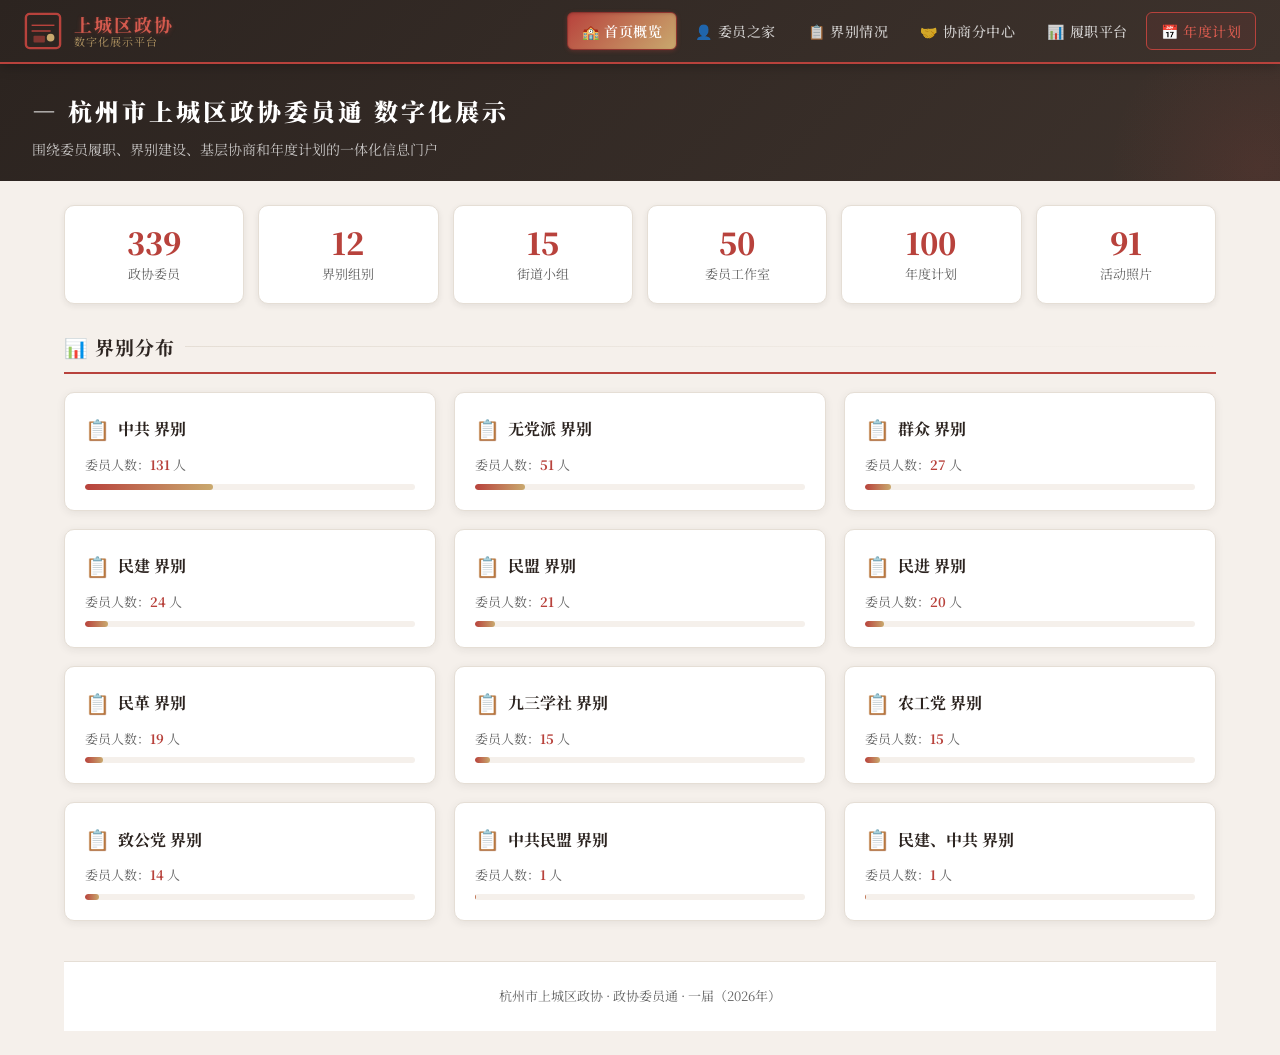
<file: classwork2/index.html>
<!DOCTYPE html>
<html lang="zh-CN">
  <head>
    <meta charset="UTF-8" />
    <meta name="viewport" content="width=device-width, initial-scale=1.0" />
    <title>杭州市上城区政协委员通</title>
    <link rel="preconnect" href="https://fonts.googleapis.com">
    <link rel="preconnect" href="https://fonts.gstatic.com" crossorigin>
    <link href="https://fonts.googleapis.com/css2?family=Noto+Serif+SC:wght@400;600;700;900&family=ZCOOL+XiaoWei&display=swap" rel="stylesheet">
    <script type="module" crossorigin src="./assets/index-BL8WMCWq.js"></script>
    <link rel="stylesheet" crossorigin href="./assets/index-D4lyVLuz.css">
  </head>
  <body>
    <div id="root"></div>
  </body>
</html>
</file>
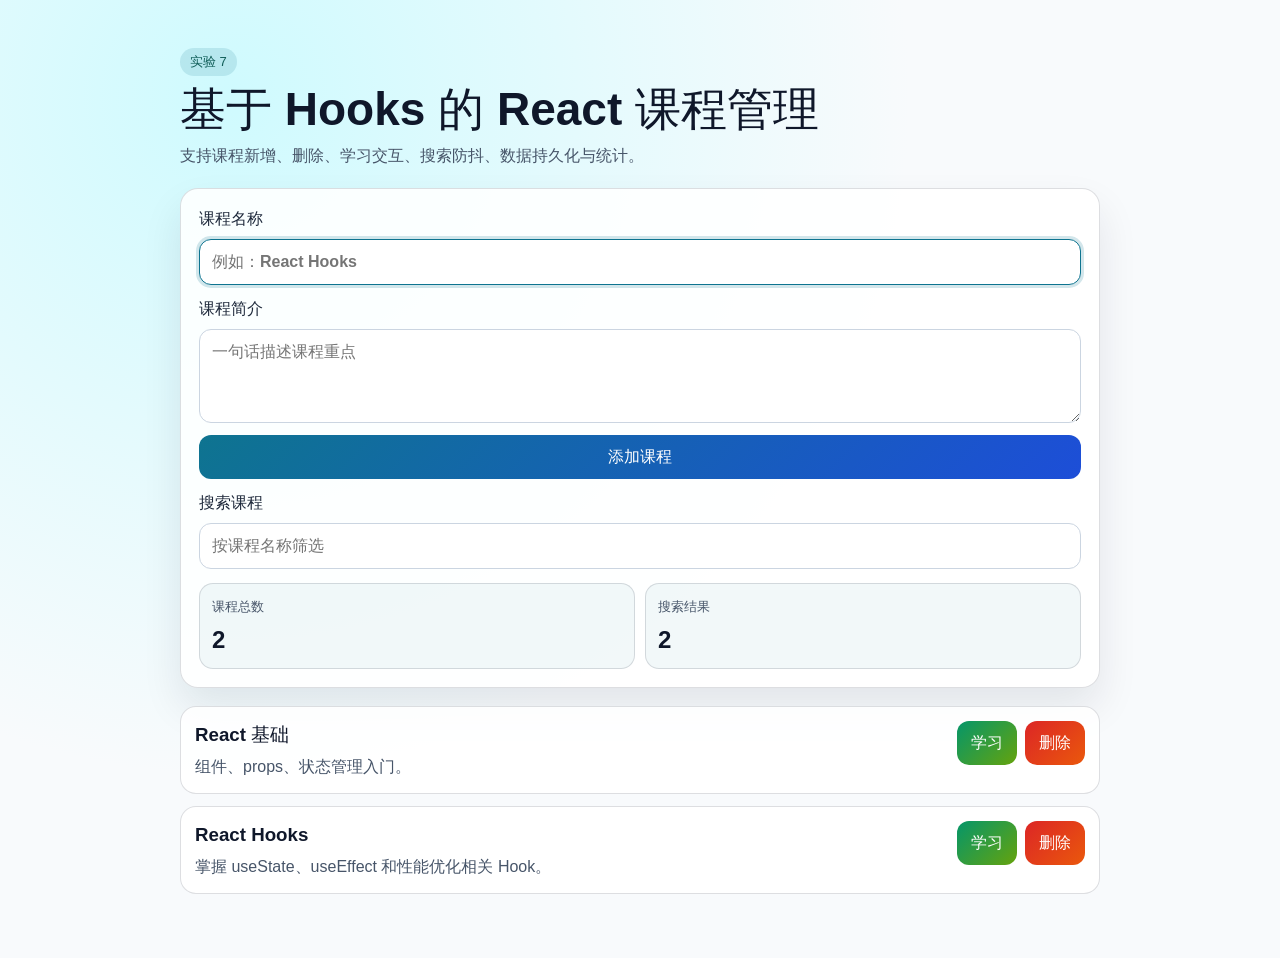
<file: lab7/index.html>
<!doctype html>
<html lang="en">
  <head>
    <meta charset="UTF-8" />
    <link rel="icon" type="image/svg+xml" href="./favicon.svg" />
    <meta name="viewport" content="width=device-width, initial-scale=1.0" />
    <title>work-lab-07</title>
    <script type="module" crossorigin src="./assets/index-C5-ulnLG.js"></script>
    <link rel="stylesheet" crossorigin href="./assets/index-D7vyp0Q0.css">
  </head>
  <body>
    <div id="root"></div>
  </body>
</html>
</file>
<file: classwork2/assets/index-D4lyVLuz.css>
:root{--brand: #B8423C;--brand-light: #D45A4E;--brand-dark: #8E332E;--gold: #C9A96E;--gold-light: #DFC08A;--ink: #2C2420;--ink-light: #3D322C;--bg: #F5F0EB;--card: #FFFFFF;--text: #333333;--text-secondary: #666666;--border: #E5DED5;--shadow: rgba(44, 36, 32, .08)}*{margin:0;padding:0;box-sizing:border-box}body{font-family:"Noto Serif SC",serif;background:var(--bg);color:var(--text);line-height:1.6;padding-top:64px;min-height:100vh}.top-navbar{position:fixed;top:0;left:0;right:0;height:64px;z-index:1000;display:flex;align-items:center;justify-content:space-between;padding:0 24px;background:linear-gradient(135deg,#2c2420,#3d322c);border-bottom:2px solid var(--brand);box-shadow:0 2px 12px #00000040}.navbar-brand{display:flex;align-items:center;gap:12px}.navbar-logo{width:38px;height:38px;flex-shrink:0}.navbar-title-group{display:flex;flex-direction:column;line-height:1.2}.navbar-title{font-size:18px;font-weight:700;color:var(--brand-light);letter-spacing:2px;text-shadow:0 1px 4px rgba(184,66,60,.4)}.navbar-subtitle{font-size:11px;color:var(--gold);letter-spacing:1px;opacity:.85}.navbar-nav{display:flex;align-items:center;gap:4px}.navbar-link{display:flex;align-items:center;gap:5px;padding:7px 14px;color:#ffffffc7;text-decoration:none;font-size:14px;border-radius:6px;transition:all .22s ease;font-weight:500;letter-spacing:.5px;white-space:nowrap}.navbar-link:hover{background:#b8423c2e;color:#fff}.navbar-link-active{background:linear-gradient(135deg,var(--brand) 0%,var(--gold) 100%);color:#fff!important;font-weight:600;border:1px solid var(--brand-dark);box-shadow:inset 0 1px 3px #00000026,0 1px 4px #b8423c4d}.navbar-link-highlight{border:1.5px solid var(--brand);color:var(--brand-light)!important;background:#b8423c1a}.navbar-link-highlight:hover{background:var(--brand);color:#fff!important}.hero-compact{padding:28px 32px 20px;background:linear-gradient(135deg,var(--ink) 0%,var(--ink-light) 100%);color:#fff;position:relative;overflow:hidden}.hero-compact:before{content:"";position:absolute;top:-40%;right:-10%;width:300px;height:300px;background:radial-gradient(circle,rgba(184,66,60,.12) 0%,transparent 70%);pointer-events:none}.hero-compact h1{font-size:24px;font-weight:900;letter-spacing:3px;margin-bottom:8px;position:relative}.hero-compact p{font-size:14px;color:#ffffffb8;max-width:520px;position:relative}.app-container{min-height:calc(100vh - 64px)}.page-content{max-width:1200px;margin:0 auto;padding:24px}.stats-row{display:grid;grid-template-columns:repeat(auto-fit,minmax(150px,1fr));gap:14px;margin-bottom:24px}.stat-card{background:var(--card);border-radius:10px;padding:18px;text-align:center;border:1px solid var(--border);box-shadow:0 2px 6px var(--shadow)}.stat-number{font-size:30px;font-weight:900;color:var(--brand);line-height:1.2}.stat-label{font-size:13px;color:var(--text-secondary);margin-top:4px}.card-grid{display:grid;grid-template-columns:repeat(auto-fill,minmax(320px,1fr));gap:18px;margin-top:18px}.card{background:var(--card);border-radius:10px;padding:20px;border:1px solid var(--border);box-shadow:0 2px 8px var(--shadow);transition:transform .2s ease,box-shadow .2s ease}.card:hover{transform:translateY(-2px);box-shadow:0 6px 20px #2c24201f}.card-title{font-size:16px;font-weight:700;color:var(--ink);margin-bottom:10px;display:flex;align-items:center;gap:8px}.card-title .emoji{font-size:20px}.section-header{display:flex;align-items:center;gap:10px;margin:28px 0 14px;padding-bottom:10px;border-bottom:2px solid var(--brand)}.section-header h2{font-size:19px;font-weight:700;color:var(--ink);letter-spacing:1px}.section-header .line{flex:1;height:1px;background:linear-gradient(to right,var(--border),transparent)}.list-item{padding:14px 16px;border-bottom:1px solid var(--border);display:flex;justify-content:space-between;align-items:center;transition:background .15s}.list-item:last-child{border-bottom:none}.list-item:hover{background:#b8423c0a}.list-item-name{font-weight:600;color:var(--ink)}.list-item-meta{font-size:13px;color:var(--text-secondary)}.tag{display:inline-block;padding:2px 10px;border-radius:12px;font-size:12px;font-weight:600;background:#b8423c1a;color:var(--brand)}.search-bar{width:100%;max-width:420px;padding:11px 18px;border:2px solid var(--border);border-radius:8px;font-size:15px;font-family:inherit;outline:none;transition:border-color .2s;background:var(--card);color:var(--text)}.search-bar:focus{border-color:var(--brand);box-shadow:0 0 0 3px #b8423c1a}.search-bar::placeholder{color:#aaa}.tabs{display:flex;gap:4px;margin-bottom:18px;border-bottom:2px solid var(--border);padding-bottom:0}.tab-btn{padding:10px 20px;border:none;background:none;font-size:14px;font-family:inherit;font-weight:600;color:var(--text-secondary);cursor:pointer;border-bottom:2px solid transparent;margin-bottom:-2px;transition:all .2s}.tab-btn.active{color:var(--brand);border-bottom-color:var(--brand)}.tab-btn:hover:not(.active){color:var(--text)}.member-detail{background:var(--card);border-radius:12px;padding:28px;border:1px solid var(--border);box-shadow:0 2px 12px var(--shadow)}.member-header{display:flex;gap:20px;margin-bottom:20px;align-items:flex-start}.member-avatar{width:90px;height:110px;border-radius:8px;object-fit:cover;border:2px solid var(--border);flex-shrink:0;background:var(--bg)}.member-info h2{font-size:22px;font-weight:700;color:var(--ink);margin-bottom:8px}.member-info-row{display:flex;gap:16px;flex-wrap:wrap;margin-top:8px}.member-info-item{font-size:14px;color:var(--text-secondary)}.member-info-item strong{color:var(--ink)}.photo-grid{display:grid;grid-template-columns:repeat(auto-fill,minmax(200px,1fr));gap:12px;margin-top:14px}.photo-item img{width:100%;aspect-ratio:3/4;object-fit:cover;border-radius:8px;border:1px solid var(--border);cursor:pointer;transition:transform .2s}.photo-item img:hover{transform:scale(1.03)}.photo-item p{text-align:center;font-size:13px;color:var(--text-secondary);margin-top:6px}.empty-state{text-align:center;padding:50px 20px;color:var(--text-secondary)}.loading{text-align:center;padding:50px 20px;color:var(--text-secondary);font-size:16px}.loading .spinner{display:inline-block;width:36px;height:36px;border:3px solid var(--border);border-top-color:var(--brand);border-radius:50%;animation:spin .8s linear infinite;margin-bottom:12px}@keyframes spin{to{transform:rotate(360deg)}}.error-banner{background:#b8423c14;border:1px solid var(--brand);border-radius:8px;padding:16px 20px;color:var(--brand-dark);text-align:center;margin:20px auto;max-width:600px}.back-btn{display:inline-flex;align-items:center;gap:6px;padding:8px 16px;background:none;border:1px solid var(--border);border-radius:6px;font-size:14px;font-family:inherit;color:var(--text-secondary);cursor:pointer;transition:all .2s;margin-bottom:18px;text-decoration:none}.back-btn:hover{border-color:var(--brand);color:var(--brand);background:#b8423c0a}.footer{text-align:center;padding:24px;color:var(--text-secondary);font-size:13px;border-top:1px solid var(--border);margin-top:40px;background:var(--card)}.progress-bar{background:var(--bg);border-radius:6px;height:6px;overflow:hidden;margin-top:8px}.progress-fill{height:100%;background:linear-gradient(90deg,var(--brand),var(--gold));border-radius:6px;transition:width .3s}@media (max-width: 768px){.top-navbar{padding:0 12px;height:56px}body{padding-top:56px}.navbar-nav{display:none}.navbar-title{font-size:15px}.page-content{padding:16px}.hero-compact{padding:20px 18px}.hero-compact h1{font-size:20px}.card-grid{grid-template-columns:1fr}.stats-row{grid-template-columns:repeat(2,1fr)}}
</file>
<file: lab7/assets/index-D7vyp0Q0.css>
:root{color:#0f172a;--heading-color:#0f172a;--text-color:#0f172a;--muted:#475569;--label-color:#1e293b;--panel-bg:#ffffffe0;--panel-border:#0f172a24;--panel-shadow:0 20px 40px #0f172a17;--field-bg:#fff;--field-border:#cbd5e1;--focus-color:#0e7490;--focus-ring:#0e74902e;--tag-bg:#0e749024;--tag-text:#115e59;--stat-bg:#0e74900d;font-synthesis:none;text-rendering:optimizelegibility;-webkit-font-smoothing:antialiased;-moz-osx-font-smoothing:grayscale;font-family:Segoe UI,PingFang SC,Microsoft YaHei,sans-serif;font-weight:400;line-height:1.5}*{box-sizing:border-box}body{background:radial-gradient(circle at 18% 10%,#cffafe 0%,#f8fafc 50%),radial-gradient(circle at 90% 90%,#dbeafe 0%,#dbeafe00 45%);min-height:100vh;margin:0}.page{max-width:960px;margin:0 auto;padding:48px 20px 64px}header{margin-bottom:20px}.tag{background:var(--tag-bg);color:var(--tag-text);border-radius:999px;margin:0 0 8px;padding:4px 10px;font-size:13px;display:inline-block}h1{color:var(--heading-color);margin:0;font-size:clamp(30px,6vw,46px);line-height:1.1}.subtitle{color:var(--muted);margin:10px 0 0}.panel{background:var(--panel-bg);border:1px solid var(--panel-border);box-shadow:var(--panel-shadow);border-radius:18px;margin-bottom:18px;padding:18px}.course-form{gap:12px;margin-bottom:12px;display:grid}.course-form label,.search{color:var(--label-color);gap:8px;font-weight:600;display:grid}input,textarea{box-sizing:border-box;border:1px solid var(--field-border);width:100%;font:inherit;color:var(--text-color);background:var(--field-bg);border-radius:12px;padding:10px 12px;transition:border-color .2s,box-shadow .2s}input:focus,textarea:focus{border-color:var(--focus-color);box-shadow:0 0 0 3px var(--focus-ring);outline:none}button{font:inherit;color:#fff;cursor:pointer;background:linear-gradient(135deg,#0e7490,#1d4ed8);border:none;border-radius:12px;padding:10px 14px;font-weight:700}button:hover{filter:brightness(1.06)}.search{margin-top:8px}.stats{grid-template-columns:repeat(auto-fit,minmax(140px,1fr));gap:10px;margin-top:14px;display:grid}.stats-item{border:1px solid var(--panel-border);background:var(--stat-bg);border-radius:14px;padding:10px 12px}.stats-item span{color:var(--muted);font-size:13px}.stats-item strong{color:var(--heading-color);margin-top:4px;font-size:24px;display:block}.course-list{gap:12px;margin:0;padding:0;list-style:none;display:grid}.course-card{border:1px solid var(--panel-border);background:var(--panel-bg);border-radius:16px;justify-content:space-between;align-items:flex-start;gap:10px;padding:14px;display:flex}.course-card h3{color:var(--heading-color);margin:0}.course-card p{color:var(--muted);margin:6px 0 0}.course-actions{gap:8px;display:flex}.course-actions .ghost{background:linear-gradient(135deg,#059669,#65a30d)}.course-actions .danger{background:linear-gradient(135deg,#dc2626,#ea580c)}.empty{color:var(--muted);margin:16px 0 0}@media (width<=700px){.page{padding:28px 14px 40px}.course-card{flex-direction:column}.course-actions{width:100%}.course-actions button{flex:1}}
</file>
